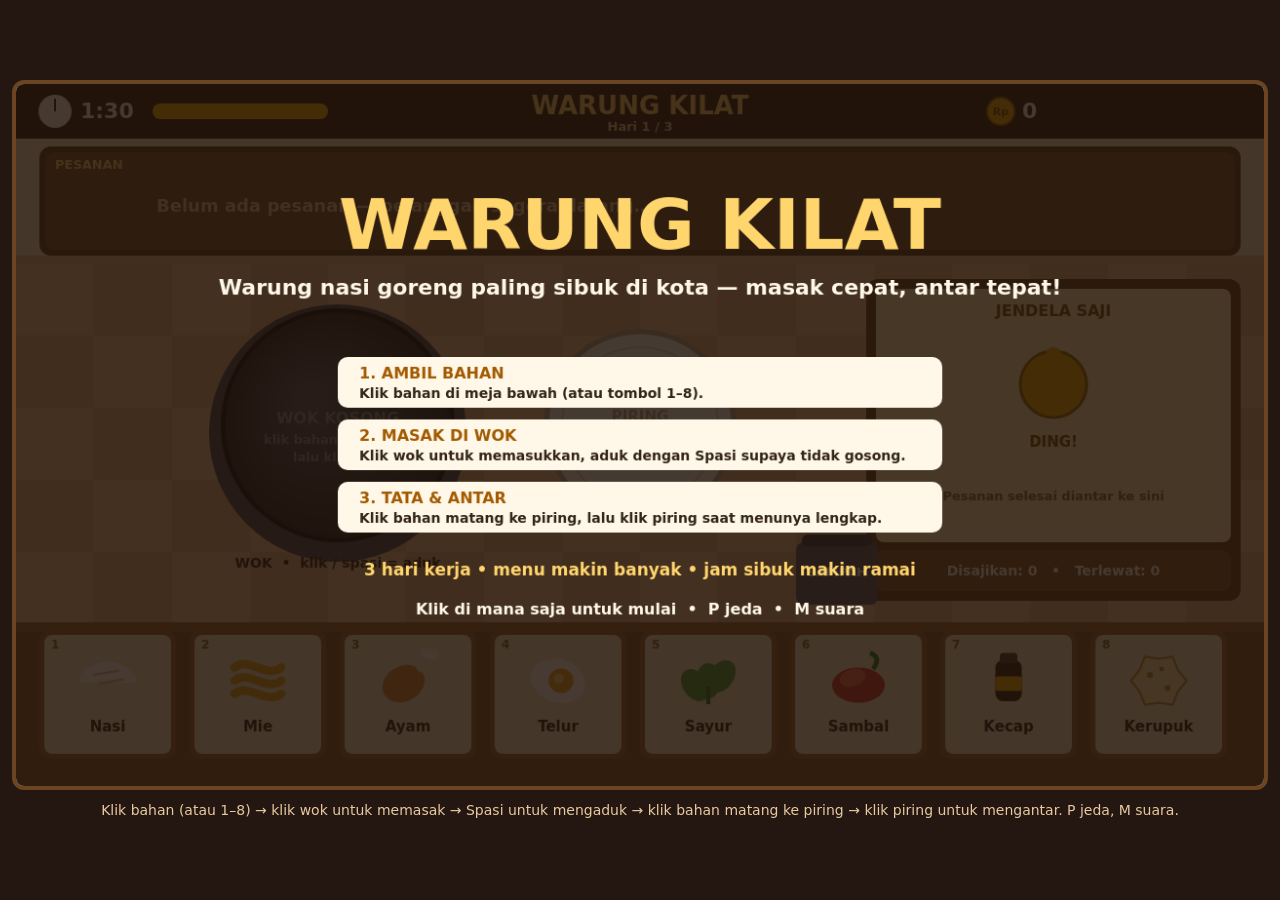
<file: game/index.html>
<!doctype html>
<html lang="id">
<head>
  <meta charset="utf-8">
  <meta name="viewport" content="width=device-width, initial-scale=1">
  <title>Warung Kilat — Masak Cepat, Antar Tepat!</title>
  <link rel="stylesheet" href="style.css">
</head>
<body>
  <main class="stage">
    <canvas id="game" width="1280" height="720"></canvas>
    <p class="hint">Klik bahan (atau 1–8) → klik wok untuk memasak → Spasi untuk mengaduk → klik bahan matang ke piring → klik piring untuk mengantar. P jeda, M suara.</p>
  </main>
  <script type="module" src="src/main.js"></script>
</body>
</html>
</file>
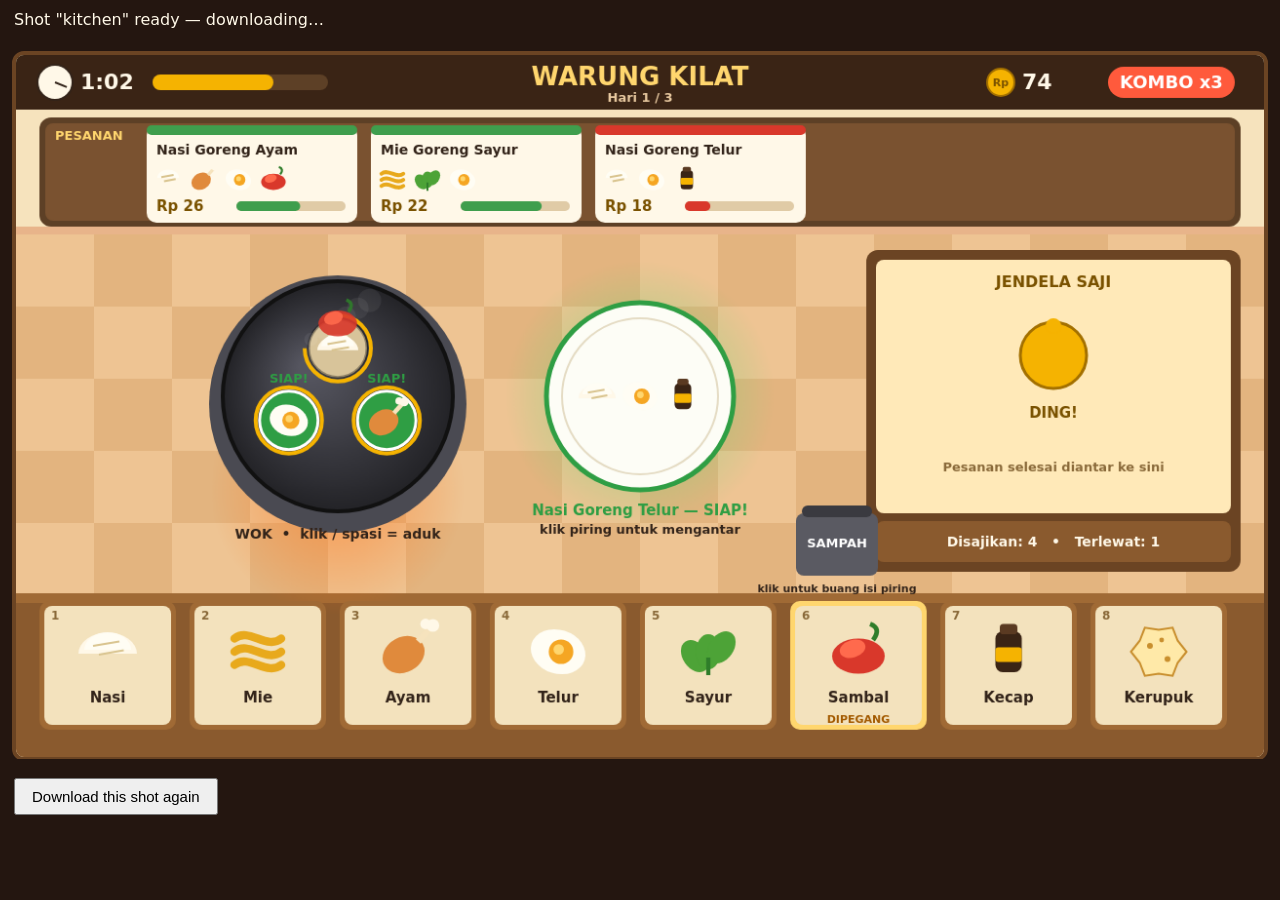
<file: shotter.html>
<!doctype html>
<html lang="en">
<head>
  <meta charset="utf-8">
  <title>Warung Kilat — screenshot harness</title>
  <style>
    body { margin: 0; background: #241610; color: #fff8e8; font: 16px system-ui, sans-serif; }
    #status { padding: 10px 14px; }
    iframe { display: block; width: 1280px; height: 720px; border: 0; background: #f6e3bd; }
    button { margin: 0 0 12px 14px; padding: 8px 16px; font-size: 15px; cursor: pointer; }
  </style>
</head>
<body>
  <div id="status">Loading shot…</div>
  <iframe id="frame" title="Warung Kilat"></iframe>
  <br>
  <button id="again">Download this shot again</button>
  <script>
    // Screenshot harness for Warung Kilat. Open with ?shot=kitchen|serve|rush|combo.
    // It loads the game in a 1280x720 iframe, waits for the game's own
    // window.__shotReady flag, then exports the game canvas to a JPEG (q80)
    // and downloads it. Same origin, so the iframe canvas is reachable.
    const params = new URLSearchParams(window.location.search);
    const shot = params.get('shot') || 'kitchen';
    const status = document.getElementById('status');
    const frame = document.getElementById('frame');
    frame.src = 'game/index.html?shot=' + encodeURIComponent(shot);

    function downloadShot() {
      const gameDoc = frame.contentDocument;
      const canvas = gameDoc && gameDoc.getElementById('game');
      if (!canvas) {
        status.textContent = 'Game canvas not found yet.';
        return;
      }
      canvas.toBlob((blob) => {
        if (!blob) {
          status.textContent = 'Export failed (empty blob).';
          return;
        }
        const a = document.createElement('a');
        a.href = URL.createObjectURL(blob);
        a.download = shot + '.jpg';
        a.click();
        setTimeout(() => URL.revokeObjectURL(a.href), 5000);
        status.textContent = 'Downloaded ' + shot + '.jpg (' + Math.round(blob.size / 1024) + ' KiB). Verify the file size matches what the browser saved.';
      }, 'image/jpeg', 0.8);
    }

    document.getElementById('again').addEventListener('click', downloadShot);

    const timer = setInterval(() => {
      let ready = false;
      try { ready = !!frame.contentWindow.__shotReady; } catch (e) { /* not ready */ }
      if (ready) {
        clearInterval(timer);
        status.textContent = 'Shot "' + shot + '" ready — downloading…';
        setTimeout(downloadShot, 300);
      }
    }, 100);
    setTimeout(() => {
      if (!frame.contentWindow || !frame.contentWindow.__shotReady) {
        status.textContent = 'Still waiting for __shotReady — if this stays, the game did not load.';
      }
    }, 15000);
  </script>
</body>
</html>
</file>
<file: game/style.css>
/* Warung Kilat — page chrome around the canvas. The game itself draws
   everything inside the canvas; this only centers it on a dark page. */
* { box-sizing: border-box; }

body {
  margin: 0;
  min-height: 100vh;
  background: #241610;
  color: #fff8e8;
  font-family: system-ui, -apple-system, "Segoe UI", sans-serif;
  display: flex;
  align-items: center;
  justify-content: center;
}

.stage {
  width: min(1280px, 100vw);
  padding: 12px;
}

#game {
  display: block;
  width: 100%;
  height: auto;
  border: 4px solid #6b4423;
  border-radius: 12px;
  background: #f6e3bd;
  cursor: pointer;
  touch-action: manipulation;
}

.hint {
  margin: 10px 4px 0;
  font-size: 14px;
  line-height: 1.5;
  color: #e8c9a0;
  text-align: center;
}
</file>
